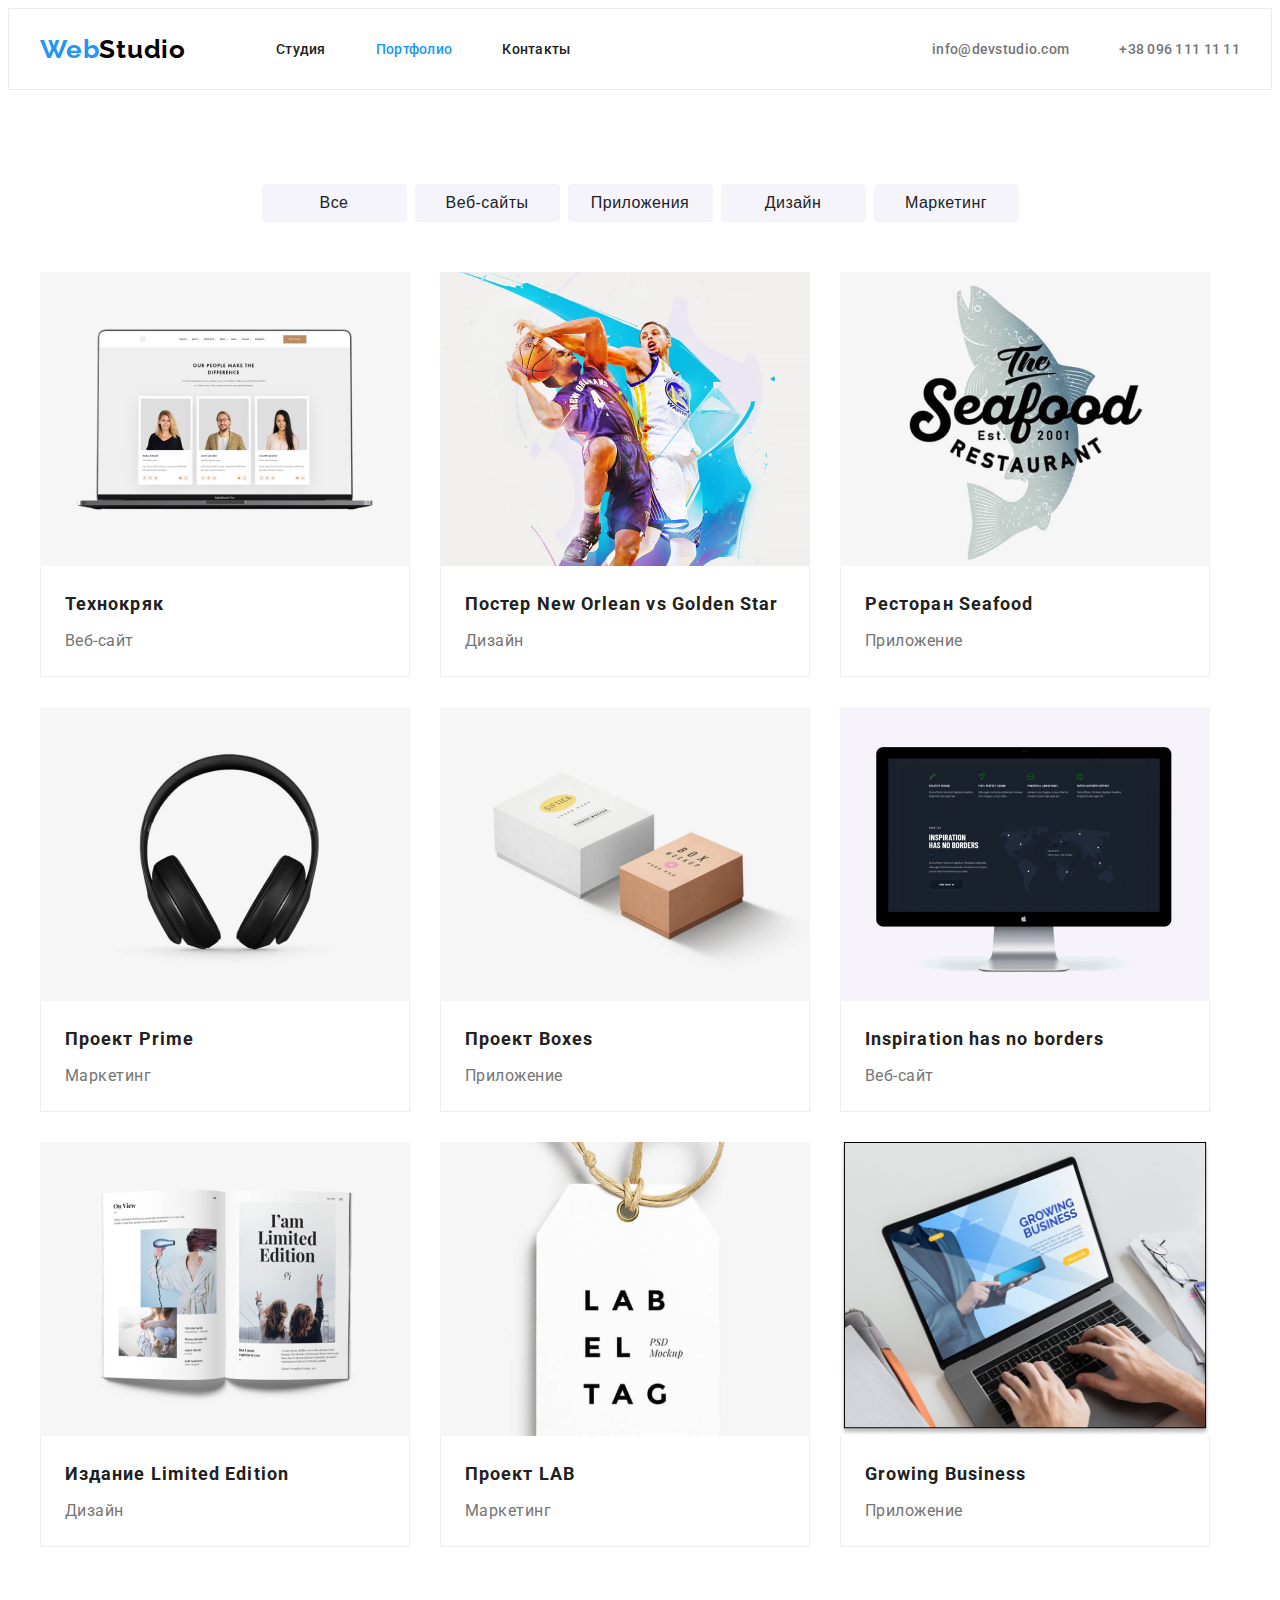
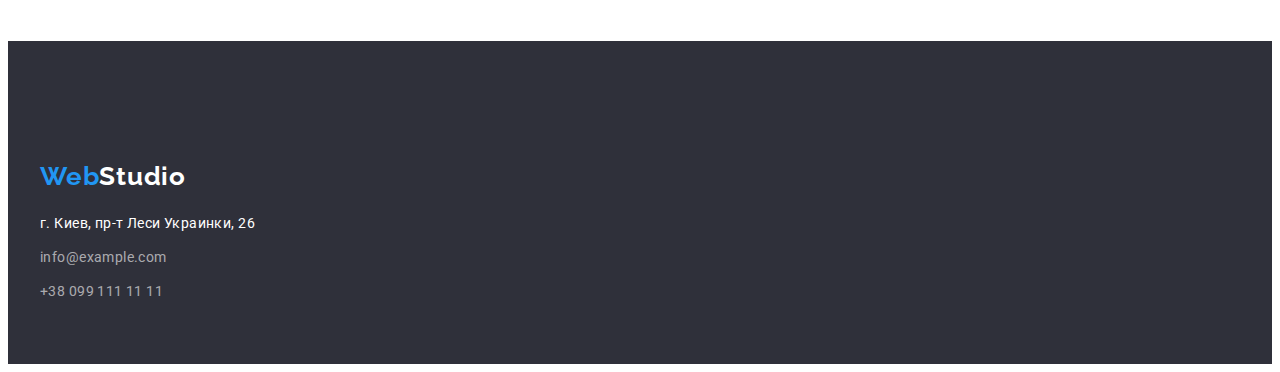
<file: portfolio.html>
<!DOCTYPE html>
<html lang="ru">
<head>
    <link rel="stylesheet" href="https://cdnjs.cloudflare.com/ajax/libs/modern-normalize/1.0.0/modern-normalize.min.css"
        integrity="sha512-ISS7cAi1PEhQ8jnbJpJZMd29NlhNj4AWYyLOSp2CE/CsHxTCu+r+t0D2yoJudVrd0/8fTVPUVDzY5Tvli75u/g=="
        crossorigin="anonymous" />
    <meta charset="UTF-8">
    <meta name="viewport" content="width=device-width, initial-scale=1.0">
    <title>Портфолио</title>
    <link rel="preconnect" href="https://fonts.gstatic.com"> 
    <link href="https://fonts.googleapis.com/css2?family=Raleway:wght@700&family=Roboto:wght@400;500;700;900&display=swap" rel="stylesheet">
    <link rel="stylesheet" href="./css/styles.css">
</head>

<body>
    <!--Основная навигация по сайту-->
<header class="header">
    <div class="container">
        <nav class="navigation">
            <a class="studio" href="index.html"><span class="logo">Web</span>Studio</a>
          <ul class="navigation-list">
                <li class="navigation-list-item">
                   <a class="navigation-list-link" href="./index.html">Студия</a>
                </li>
                <li class="navigation-list-item">
                   <a class="current" href="portfolio.html">Портфолио</a>
                </li>
                <li class="navigation-list-item">
                   <a class="navigation-list-link" href="portfolio.html">Контакты</a>
                </li>
          </ul>
         </nav>
        <ul class="contacts-list">
             <li class="contacts-list-item">
                 <a class="contacts-list-link" href=mailto:info@devstudio.com>info@devstudio.com</a></li>
             <li class="contacts-list-item">
                 <a class="contacts-list-link" href=tel:+380961111111>+38 096 111 11 11</a></li>
        </ul>
    </div>
</header>

<main>
    <!--HERO-->
    <!--Секция кнопки-фильтры + карточки портфолио-->
    <section class="hero">
        <div class="container"> 
            <h1 hidden>Навигация по сайту</h1>
                <ul class="filters-list">
                    <li class="filters-list-item">
                         <button class="modal-btn" type="button">Все</button></li>
                    <li class="filters-list-item">
                         <button class="modal-btn" type="button">Веб-сайты</button></li>
                    <li class="filters-list-item">
                         <button class="modal-btn" type="button">Приложения</button></li>
                    <li class="filters-list-item">
                         <button class="modal-btn" type="button">Дизайн</button></li>
                    <li class="filters-list-item">
                         <button class="modal-btn" type="button">Маркетинг</button></li>
                </ul>
        
     <!--Карточки портфолио-->
     
     <h2 hidden>Проекты</h2>
      <ul class="projects-list">
          <li class="project-list-item">
              <a href="#"><img src="images/img-1.jpg" alt="img-1" width="370" height="294" >
                  <div class="project-info"><h3 class="project-name">Технокряк</h3>
                      <p class="project-type">Веб-сайт</p></div></a></li>
          <li class="project-list-item">
              <a href="#"><img src="images/img-2.jpg" alt="img-2" width="370" height="294">
                <div class="project-info"><h3 class="project-name">Постер New Orlean vs Golden Star</h3>
                      <p class="project-type">Дизайн</p></div></a></li>
          <li class="project-list-item">
              <a href="#"><img src="images/img-3.jpg" alt="img-3" width="370" height="294">
                <div class="project-info"><h3 class="project-name">Ресторан Seafood</h3>
                      <p class="project-type">Приложение</p></div></a></li>
          <li class="project-list-item">
              <a href="#"><img src="images/img-4.jpg" alt="img-4" width="370" height="294">
                <div class="project-info"><h3 class="project-name">Проект Prime</h3>
                      <p class="project-type">Маркетинг</p></div></a></li>
          <li class="project-list-item">
              <a href="#"><img src="images/img-5.jpg" alt="img-5" width="370" height="294">
                <div class="project-info"><h3 class="project-name">Проект Boxes</h3>
                      <p class="project-type">Приложение</p></div></a></li>
          <li class="project-list-item">
              <a href="#"><img src="images/img-6.jpg" alt="img-6" width="370" height="294">
                <div class="project-info"><h3 class="project-name">Inspiration has no borders</h3>
                      <p class="project-type">Веб-сайт</p></div></a></li>
          <li class="project-list-item">
              <a href="#"><img src="images/img-7.jpg" alt="img-7" width="370" height="294">
                <div class="project-info"><h3 class="project-name">Издание Limited Edition</h3>
                      <p class="project-type">Дизайн</p></div></a></li>
          <li class="project-list-item">
              <a href="#"><img src="images/img-8.jpg" alt="img-8" width="370" height="294">
                <div class="project-info"><h3 class="project-name">Проект LAB</h3>
                      <p class="project-type">Маркетинг</p></div></a></li>
          <li class="project-list-item">
              <a href="#"><img src="images/img-9.jpg" alt="img-9" width="370" height="294">
                <div class="project-info"><h3 class="project-name">Growing Business</h3>
                      <p class="project-type">Приложение</p></div></a></li>
      </ul> 
    </div>
    
    </section>
</main>

<footer class="footer">
    <div class="container">
        <div class="logo-footer">
            <a class="studio-footer" href="#"><span class="logo">Web</span>Studio</a>
        </div>
        <address class="footer-adress">
            <ul class="footer-address-list">
                <li class="footer-adress-list-link"><a class="footer-adress-link"
                        href="https://www.google.com/maps/d/viewer?msa=0&mid=10uSM3H-mIU3GznYo2szRIEphczw&ll=50.42732700000001%2C30.538092&z=17">
                        г. Киев, пр-т Леси Украинки, 26 </a> </li>
                <li class="footer-adress-list-link"><a class="footer-adress-mail" href="mailto:info@example.com">
                        info@example.com </a></li>
                <li class="footer-adress-list-link"><a class="footer-adress-tel" href=tel:+380991111111> +38 099 111 11
                        11</a></li>
            </ul>
        </address>
    </div>

</footer>
</body>
</html>
</file>
<file: css/styles.css>
:root {
  --text-font: "Roboto", sans-serif;
  --title-font: "Raleway", sans-serif;
  --accent-color: #2196f3;
  --titles-color: #212121;
  --text-color: #757575;
  --main-lite: #ffffff;
  --footer-address-tel-mail-color: rgba(255, 255, 255, 0.6);
  --index-hero-btn-background-color: #2196f3;
  --background-index-hero-color: #2f303a;
  --background-footer-color: #2f303a;
  --background-team-color: #f5f4fa;
}

body {
  font-size: 14px;
  font-weight: 400;
  font-family: var(--text-font);
}

a {
  text-decoration: none;
}

li {
  list-style-type: none;
}

address {
  font-style: normal;
}

h1,
h2,
h3,
h4,
h5,
h6,
p {
  margin: 0;
}

ul,
ol {
  margin: 0;
  padding: 0;
}

img {
  display: block;
}

/*====== BACKGROUND ======*/
.hero-index {
  background: var(--background-index-hero-color);
}

.footer {
  background: var(--background-footer-color);
}

.team {
  background: var(--background-team-color);
}
/*====== END BACKGROUND ======*/

/*====== LOGO ======*/
.logo {
  font-family: var(--title-font);
  font-weight: 700;
  font-size: 26px;
  line-height: 1.192;
  letter-spacing: 0.03em;
  color: #2196f3;
}

.studio-footer {
  font-family: var(--title-font);
  font-weight: 700;
  font-size: 26px;
  line-height: 1.192;
  letter-spacing: 0.03em;
  color: #ffffff;
  margin-bottom: 30px;
}

.studio {
  font-family: var(--title-font);
  font-weight: 700;
  font-size: 26px;
  line-height: 1.192;
  letter-spacing: 0.03em;
  color: #000000;
}
/*====== END LOGO ======*/

/*====== HEADER ======*/
.header {
  border: 1px solid #ececec;
}
.header .container {
  display: flex;
  align-items: center;
}

.studio {
  margin-right: 90px;
}

.navigation {
  display: flex;
  align-items: center;
}

.navigation-list {
  display: flex;
  align-items: center;
}

.navigation-list-item:not(:last-child) {
  margin-right: 50px;
}

.contacts-list {
  display: flex;
  align-items: center;
  margin-left: auto;
}

.contacts-list-item {
  padding-top: 32px;
  padding-bottom: 32px;
}

.contacts-list-item:not(:last-child) {
  margin-right: 50px;
}
/*====== END HEADER ======*/

/*====== NAVIGATION LIST LINK ======*/
.current {
  font-weight: 500;
  font-size: 14px;
  line-height: 1.143;
  letter-spacing: 0.02em;
  color: var(--accent-color);
}
.navigation-list-link {
  font-weight: 500;
  line-height: 1.143;
  letter-spacing: 0.02em;
  color: var(--titles-color);
  padding-top: 32px;
  padding-bottom: 32px;
}

.navigation-list-link:hover,
.navigation-list-link:focus {
  color: var(--accent-color);
}

.contacts-list-link:hover,
.contacts-list-link:focus {
  color: var(--accent-color);
}
/*====== END NAVIGATION LIST LINK ======*/

.contacts-list-link {
  font-weight: 500;
  line-height: 1.143;
  letter-spacing: 0.02em;
  color: var(--text-color);
}

.filters-list {
  display: flex;
  margin-bottom: 50px;
  justify-content: center;
}

.filters-list-item:not(:last-child) {
  margin-right: 8px;
}

/*====== BUTTONS ======*/
.modal-btn {
  min-width: 145px;
  border: none;
  background: #f5f4fa;
  border-radius: 4px;
  font-weight: 500;
  font-size: 16px;
  line-height: 1.625;
  letter-spacing: 0.03em;
  color: #212121;
  cursor: pointer;
  padding: 6px 10px;
}

.modal-btn:hover,
.modal-btn:focus {
  color: #ffffff;
  background-color: #2196f3;
}

.modal-btn-hero {
  min-width: 200px;
  border: none;
  border-radius: 4px;
  font-weight: 700;
  font-size: 16px;
  line-height: 1.87;
  color: var(--main-lite);
  background-color: var(--index-hero-btn-background-color);
}
/*====== END BUTTONS ======*/

/**====== FOOTER ======*/
.footer {
  padding-top: 60px;
  padding-bottom: 60px;
}
.footer-adress-link {
  line-height: 1.714;
  letter-spacing: 0.03em;
  color: var(--main-lite);
}

.footer-adress {
  margin-top: 20px;
}

.footer-adress-list-link:not(:last-child) {
  margin-bottom: 10px;
}

.footer-adress-mail,
.footer-adress-tel {
  line-height: 1.714;
  letter-spacing: 0.03em;
  color: var(--footer-address-tel-mail-color);
}

.logo-footer {
  padding-top: 60px;
  margin-bottom: 20px;
}

/*====== END FOOTER ======*/

/*====== HERO ======*/

.hero {
  padding-top: 94px;
  padding-bottom: 94px;
}

.hero-index {
  margin-left: auto;
  margin-right: auto;
  padding-top: 200px;
  padding-bottom: 200px;
  text-align: center;
}

.hero-index .hero-title {
  margin-top: 0;
  margin-bottom: 30px;
  font-weight: 900;
  font-size: 44px;
  line-height: 1.364;
  letter-spacing: 0.06em;
  text-transform: uppercase;
  color: var(--main-lite);
  text-align: center;
}

.hero-index .modal-btn-hero {
  margin-top: 0;
  margin-bottom: 0;
  padding: 10px 32px;
  min-width: 200px;
  min-height: 50px;

  cursor: pointer;
}

.projects-list {
  display: flex;
  flex-wrap: wrap;
  width: 370;
}

.project-list-item:not(:nth-child(3n)) {
  margin-right: 30px;
}

.project-list-item:nth-child(n + 7) {
  margin-bottom: 0;
}

.project-list-item {
  margin-bottom: 30px;
  width: 370px;
}

.project-info {
  padding: 20px 24px;
  border-left: 1px solid #eeeeee;
  border-right: 1px solid #eeeeee;
  border-bottom: 1px solid #eeeeee;
}

/*====== END HERO ======*/

/*====== ADVANTAGES(index.html) ======*/

.advantages {
  padding-top: 94px;
  padding-bottom: 94px;
}

.advantages-list {
  display: flex;
}

.advantages-list-item {
  width: 270px;
}

.advantages-list-item:not(:last-child) {
  margin-right: 30px;
}

.advantages-details {
  width: 270;
}

.advantages-name {
  display: flex;
  flex-direction: row;
  margin-bottom: 10px;
}

.advantages-name {
  font-weight: 700;
  line-height: 1.714;
  letter-spacing: 0.03em;
  text-transform: uppercase;

  color: var(--titles-color);
}

.advantages-details {
  line-height: 1.714;
  letter-spacing: 0.03em;

  color: var(--text-color);
}
/*====== END ADVANTAGES(index.html) ======*/

/*====== SERVICES ======*/

.services {
  padding-bottom: 94px;
}

.services-title {
  margin-bottom: 50px;
}

.services-list {
  display: flex;
}

.services-list-item:not(:last-child) {
  margin-right: 30px;
}

/*====== END SERVICES ======*/

/*====== TEAM ======*/

.team {
  padding-top: 94px;
  padding-bottom: 94px;
}

.services-title,
.team-name {
  font-weight: 700;
  font-size: 36px;
  line-height: 1.167;
  text-align: center;
  letter-spacing: 0.03em;
  color: var(--titles-color);
}

.team-name {
  margin-top: 0;
  margin-bottom: 50px;
}

.team-list-member:not(:last-child) {
  margin-right: 30px;
}

.team-list-member {
  width: 270px;
  background-color: var(--background-team-color);
  box-shadow: 0px 1px 3px rgba(0, 0, 0, 0.12), 0px 1px 1px rgba(0, 0, 0, 0.14),
    0px 2px 1px rgba(0, 0, 0, 0.2);
  border-radius: 0px 0px 4px 4px;
}

.team-list {
  display: flex;
}

.team-member-name {
  font-weight: 500;
  font-size: 16px;
  line-height: 1.187;
  letter-spacing: 0.03em;
  color: var(--titles-color);
  text-align: center;
}

.team-member-role {
  font-size: 16px;
  line-height: 1.187;
  letter-spacing: 0.03em;
  color: var(--text-color);
  margin-top: 10px;
  text-align: center;
}

.team-member-info {
  padding-top: 30px;
  padding-bottom: 30px;
  padding-left: 30px;
  padding-right: 30px;
}
/*====== END TEAM ======*/

/*====== PROJECT ======*/
.project-name {
  margin-bottom: 4px;
  font-weight: 700;
  font-size: 18px;
  line-height: 2;
  letter-spacing: 0.06em;
  color: var(--titles-color);
}

.project-type {
  font-size: 16px;
  line-height: 1.875;
  letter-spacing: 0.03em;
  color: var(--text-color);
  margin-top: 4;
}
/*====== END PROJECT ======*/

/*container*/
.container {
  width: 1200px;
  padding-left: 15px;
  padding-right: 15px;
  margin: 0 auto;
}
</file>
